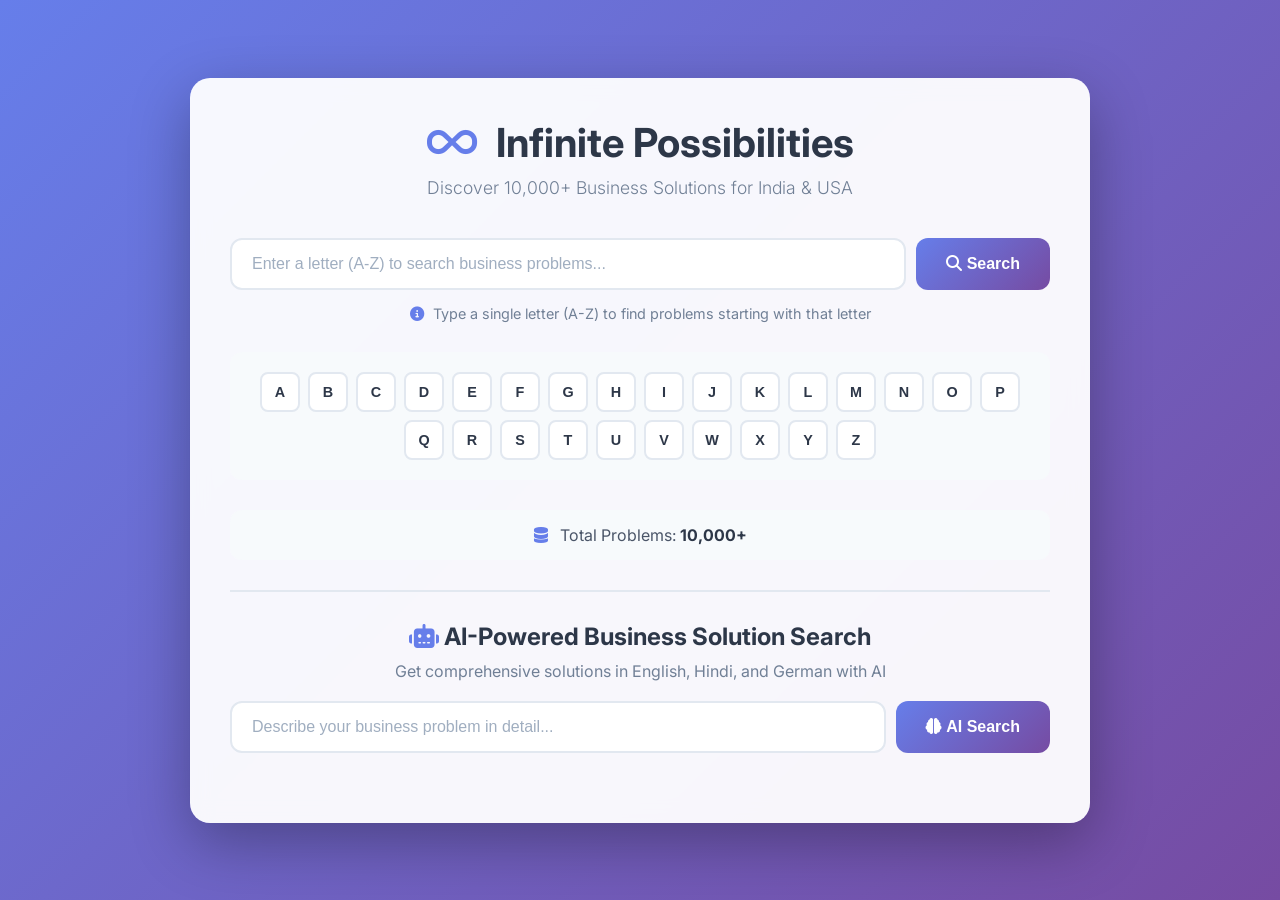
<file: index.html>
<!DOCTYPE html>
<html lang="en">
<head>
    <meta charset="UTF-8">
    <meta name="viewport" content="width=device-width, initial-scale=1.0">
    <title>AI-Powered Business Solutions</title>
    <link rel="stylesheet" href="styles.css">
    <link rel="stylesheet" href="https://cdnjs.cloudflare.com/ajax/libs/font-awesome/6.4.0/css/all.min.css">
    <link href="https://fonts.googleapis.com/css2?family=Inter:wght@300;400;600;700&display=swap" rel="stylesheet">
</head>
<body>
    <div class="container">
        <!-- Header -->
        <header>
            <h1>
                <i class="fas fa-infinity"></i> Infinite Possibilities
            </h1>
            <p>Discover 10,000+ Business Solutions for India & USA</p>
        </header>

        <!-- Letter Search Section -->
        <div class="search-section">
            <div class="search-container">
                <input 
                    type="text" 
                    id="searchInput" 
                    placeholder="Enter a letter (A-Z) to search business problems..."
                    maxlength="1"
                    class="search-input"
                >
                <button id="searchBtn" class="search-btn">
                    <i class="fas fa-search"></i> Search
                </button>
            </div>
            <p class="search-hint">
                <i class="fas fa-info-circle"></i>
                Type a single letter (A-Z) to find problems starting with that letter
            </p>
        </div>

        <!-- Alphabet Navigation -->
        <div class="alphabet-nav" id="alphabetNav">
            <!-- Alphabet buttons will be generated by JavaScript -->
        </div>

        <!-- Statistics -->
        <div class="stats">
            <p>
                <i class="fas fa-database"></i>
                Total Problems: <span id="totalProblems">10,000+</span>
            </p>
        </div>

        <!-- Results Page -->
        <div id="resultsPage" class="results-page">
            <div class="results-header">
                <button id="backBtn" class="back-btn">
                    <i class="fas fa-arrow-left"></i> Back
                </button>
                <div class="results-title">Results for letter: <span id="resultsLetter">A</span></div>
                <div class="results-count">Found <span id="resultsCount">0</span> problems</div>
            </div>
            <div id="resultsList" class="results-list">
                <!-- Results will be listed here -->
            </div>
        </div>

        <!-- AI Search Section -->
        <div class="ai-search-section" style="margin: 30px 0; padding-top: 30px; border-top: 2px solid #e2e8f0;">
            <h2 style="text-align: center; color: #2d3748; margin-bottom: 10px;">
                <i class="fas fa-robot" style="color: #667eea;"></i> 
                AI-Powered Business Solution Search
            </h2>
            <p style="text-align: center; color: #718096; margin-bottom: 20px;">
                Get comprehensive solutions in English, Hindi, and German with AI
            </p>
            <div class="search-container" style="display: flex; gap: 10px; max-width: 100%;">
                <input 
                    type="text" 
                    id="aiSearchInput" 
                    placeholder="Describe your business problem in detail..."
                    class="search-input"
                    style="flex: 1;"
                >
                <button id="aiSearchBtn" class="search-btn" style="white-space: nowrap;">
                    <i class="fas fa-brain"></i> AI Search
                </button>
            </div>
            <div id="aiResults" style="margin-top: 20px; display: none;">
                <!-- AI results will be displayed here -->
            </div>
        </div>
    </div>

    <!-- JavaScript Files -->
    <script src="problems-data.js"></script>
    <script src="script.js"></script>
</body>
</html>
</file>
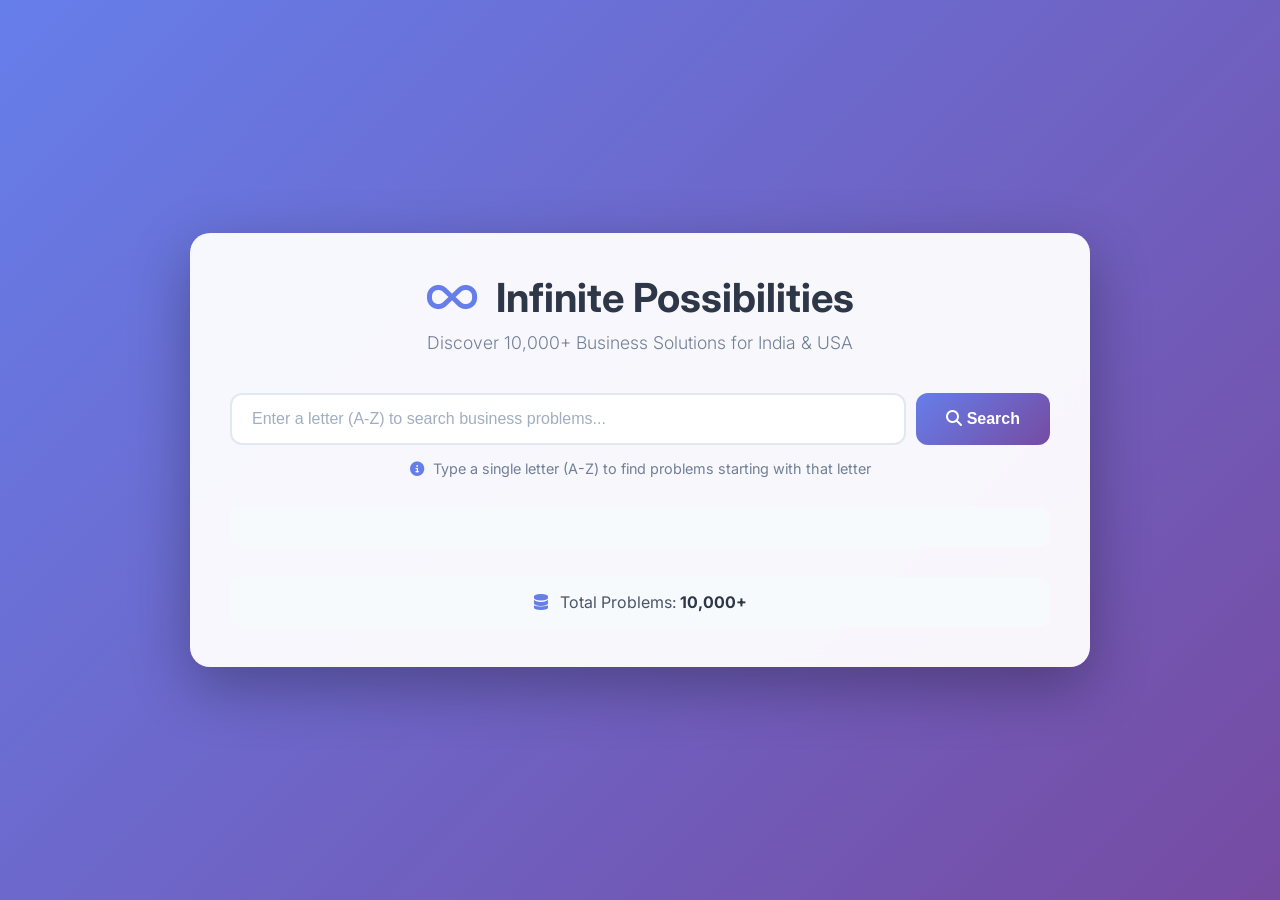
<file: ai_replacedindex.html>
<!DOCTYPE html>
<!-- 
============================================
index.html - Main Search Page
============================================
INVENTOR: Tim Berners-Lee (HTML), Brendan Eich (JavaScript)
FUNCTIONALITY: Main landing page with search bar for business problems
REPLACEMENT: Can be built with React, Vue.js, or Angular
MODIFICATION: Change layout, colors, or add more features
============================================
-->

<html lang="en">
<head>
    <!-- Meta tags for character encoding and responsive design -->
    <!-- INVENTOR: W3C (World Wide Web Consortium) -->
    <!-- FUNCTIONALITY: Sets character set to UTF-8 for international characters -->
    <!-- REPLACEMENT: Use different encoding like ISO-8859-1 -->
    <!-- MODIFICATION: Change to 'charset=ISO-8859-1' for Western languages -->
    <meta charset="UTF-8">
    
    <!-- Viewport for mobile responsiveness -->
    <!-- INVENTOR: Apple (for iOS Safari) -->
    <!-- FUNCTIONALITY: Makes site responsive on mobile devices -->
    <!-- REPLACEMENT: Use CSS @media queries -->
    <!-- MODIFICATION: Change initial-scale for different zoom levels -->
    <meta name="viewport" content="width=device-width, initial-scale=1.0">
    
    <!-- Page title - appears in browser tab -->
    <!-- INVENTOR: SEO best practices -->
    <!-- FUNCTIONALITY: Sets the title for SEO and user experience -->
    <!-- MODIFICATION: Change to your preferred title -->
    <title>Infinite Possibilities - Business Solutions</title>
    
    <!-- Link to external CSS stylesheet -->
    <!-- INVENTOR: W3C CSS Working Group -->
    <!-- FUNCTIONALITY: Applies styles to HTML elements -->
    <!-- REPLACEMENT: Use inline styles or CSS-in-JS -->
    <!-- MODIFICATION: Change to different stylesheet -->
    <link rel="stylesheet" href="styles.css">
    
    <!-- Font Awesome for icons -->
    <!-- INVENTOR: Font Awesome Team -->
    <!-- FUNCTIONALITY: Provides vector icons for better UI -->
    <!-- REPLACEMENT: Use Material Icons or Bootstrap Icons -->
    <!-- MODIFICATION: Change CDN version or use local files -->
    <link rel="stylesheet" href="https://cdnjs.cloudflare.com/ajax/libs/font-awesome/6.4.0/css/all.min.css">
    
    <!-- Google Fonts for better typography -->
    <!-- INVENTOR: Google -->
    <!-- FUNCTIONALITY: Loads custom fonts from Google -->
    <!-- REPLACEMENT: Use local fonts or other CDN fonts -->
    <!-- MODIFICATION: Change font family or weights -->
    <link href="https://fonts.googleapis.com/css2?family=Inter:wght@300;400;600;700&display=swap" rel="stylesheet">
</head>

<body>
    <!-- 
    ============================================
    Main Container - Wraps all content
    ============================================
    INVENTOR: CSS layout techniques
    FUNCTIONALITY: Centers content and sets max-width
    REPLACEMENT: Use CSS grid or flexbox
    MODIFICATION: Change max-width or padding
    -->
    <div class="container">
        <!-- 
        ============================================
        Header Section - Branding and Title
        ============================================
        INVENTOR: Web design best practices
        FUNCTIONALITY: Displays site logo and main heading
        REPLACEMENT: Use image logo instead of text
        MODIFICATION: Add logo image or animated text
        -->
        <header>
            <h1>
                <!-- Infinite Possibilities text with icon -->
                <!-- INVENTOR: Font Awesome for icons -->
                <!-- FUNCTIONALITY: Shows brand name with infinity icon -->
                <!-- MODIFICATION: Change icon or text style -->
                <i class="fas fa-infinity"></i> Infinite Possibilities
            </h1>
            <p>
                <!-- Subtitle describing the site's purpose -->
                <!-- INVENTOR: UX writing -->
                <!-- FUNCTIONALITY: Explains site purpose to users -->
                <!-- MODIFICATION: Change description text -->
                Discover 10,000+ Business Solutions for India & USA
            </p>
        </header>

        <!-- 
        ============================================
        Search Section - Main Search Bar
        ============================================
        INVENTOR: Search interface design
        FUNCTIONALITY: Allows users to search by first letter
        REPLACEMENT: Use voice search or dropdown
        MODIFICATION: Add autocomplete or suggestions
        -->
        <div class="search-section">
            <div class="search-container">
                <!-- Search Input Field -->
                <!-- INVENTOR: HTML Input elements -->
                <!-- FUNCTIONALITY: Accepts user input for search -->
                <!-- REPLACEMENT: Use contenteditable div -->
                <!-- MODIFICATION: Change placeholder text or add maxlength -->
                <input 
                    type="text" 
                    id="searchInput" 
                    placeholder="Enter a letter (A-Z) to search business problems..."
                    maxlength="1"
                    class="search-input"
                >
                
                <!-- Search Button -->
                <!-- INVENTOR: HTML Button -->
                <!-- FUNCTIONALITY: Triggers search when clicked -->
                <!-- REPLACEMENT: Use input event for real-time search -->
                <!-- MODIFICATION: Change button style or add keyboard shortcut -->
                <button id="searchBtn" class="search-btn">
                    <i class="fas fa-search"></i> Search
                </button>
            </div>
            
            <!-- Search Hint Text -->
            <!-- INVENTOR: UX design -->
            <!-- FUNCTIONALITY: Guides users on how to use the search -->
            <!-- MODIFICATION: Change hint text or add examples -->
            <p class="search-hint">
                <i class="fas fa-info-circle"></i>
                Type a single letter (A-Z) to find problems starting with that letter
            </p>
        </div>

        <!-- 
        ============================================
        Alphabet Navigation - Quick Letter Access
        ============================================
        INVENTOR: Quick navigation design
        FUNCTIONALITY: Provides clickable alphabet for easy browsing
        REPLACEMENT: Use dropdown or scroll bar
        MODIFICATION: Change color scheme or sizing
        -->
        <div class="alphabet-nav">
            <!-- Generate alphabet letters A-Z -->
            <!-- INVENTOR: JavaScript string manipulation -->
            <!-- FUNCTIONALITY: Creates clickable alphabet buttons -->
            <!-- REPLACEMENT: Use predefined HTML -->
            <!-- MODIFICATION: Change to include numbers or special chars -->
        </div>

        <!-- 
        ============================================
        Statistics Section - Shows Data Count
        ============================================
        INVENTOR: Data visualization
        FUNCTIONALITY: Displays total number of problems
        REPLACEMENT: Hide or show on demand
        MODIFICATION: Add more statistics
        -->
        <div class="stats">
            <p>
                <i class="fas fa-database"></i>
                Total Problems: <span id="totalProblems">10,000+</span>
            </p>
        </div>
    </div>
    <!-- Results Page Container -->
<div id="resultsPage" class="results-page">
    <div class="results-header">
        <button id="backBtn" class="back-btn"><i class="fas fa-arrow-left"></i> Back</button>
        <div class="results-title">Results for letter: <span id="resultsLetter">A</span></div>
        <div class="results-count">Found <span id="resultsCount">0</span> problems</div>
    </div>
    <div id="resultsList" class="results-list">
        <!-- Results will be listed here -->
    </div>
</div>

    <!-- 
    ============================================
    JavaScript Files
    ============================================
    INVENTOR: Brendan Eich (JavaScript)
    FUNCTIONALITY: Adds interactivity to the page
    REPLACEMENT: Use TypeScript or WebAssembly
    MODIFICATION: Add more functionality or change logic
    -->
    
    <!-- Load problems data first -->
    <!-- INVENTOR: JavaScript modules -->
    <!-- FUNCTIONALITY: Contains all 10,000+ business problems -->
    <!-- REPLACEMENT: Load from external API or database -->
    <!-- MODIFICATION: Add more problems or change structure -->
    <script src="problems-data.js"></script>
    
    <!-- Main application logic -->
    <!-- INVENTOR: JavaScript MVC pattern -->
    <!-- FUNCTIONALITY: Handles search, filtering, and navigation -->
    <!-- REPLACEMENT: Use React or Vue.js -->
    <!-- MODIFICATION: Change search algorithm or UI behavior -->
    <script src="script.js"></script>
</body>
</html>

<!-- 
============================================
OPTIMIZATION NOTES:
============================================
1. Preload critical resources for faster loading
2. Lazy load images and non-critical scripts
3. Use service workers for offline support
4. Implement caching headers for static assets
5. Minify CSS and JavaScript for production
6. Use CDN for external resources
7. Implement lazy loading for problem list
8. Add loading states for better UX
9. Use debouncing for search input
10. Implement pagination for better performance

HOW TO MODIFY THE SEARCH:
1. Change search algorithm in script.js
2. Add fuzzy matching or spell checking
3. Implement voice search
4. Add advanced filters (region, category, etc.)
5. Add sort options (alphabetical, popularity, etc.)
============================================
-->
</file>
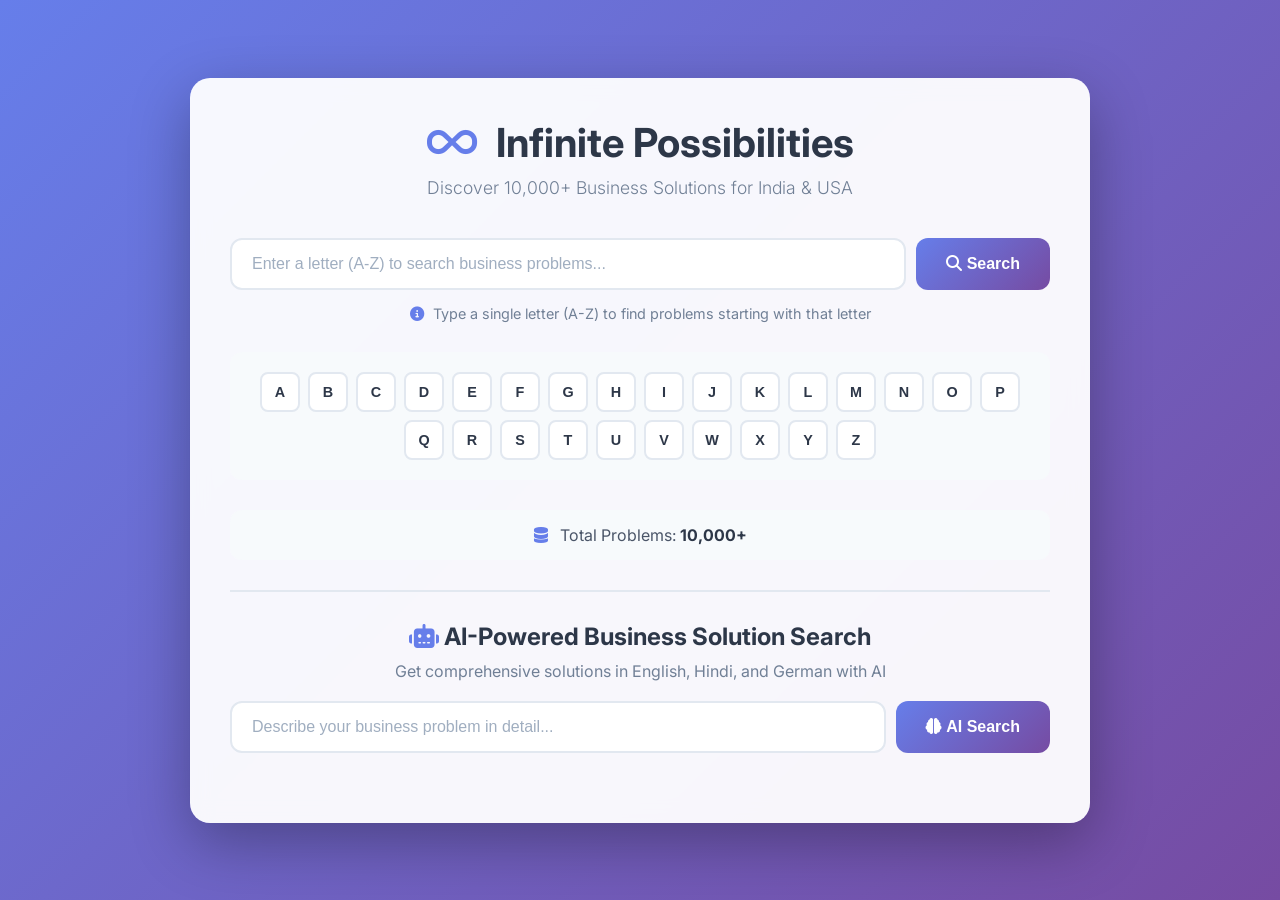
<file: index.html.html>
<!DOCTYPE html>
<html lang="en">
<head>
    <meta charset="UTF-8">
    <meta name="viewport" content="width=device-width, initial-scale=1.0">
    <title>AI-Powered Business Solutions</title>
    <link rel="stylesheet" href="styles.css">
    <link rel="stylesheet" href="https://cdnjs.cloudflare.com/ajax/libs/font-awesome/6.4.0/css/all.min.css">
    <link href="https://fonts.googleapis.com/css2?family=Inter:wght@300;400;600;700&display=swap" rel="stylesheet">
</head>
<body>
    <div class="container">
        <!-- Header -->
        <header>
            <h1>
                <i class="fas fa-infinity"></i> Infinite Possibilities
            </h1>
            <p>Discover 10,000+ Business Solutions for India & USA</p>
        </header>

        <!-- Letter Search Section -->
        <div class="search-section">
            <div class="search-container">
                <input 
                    type="text" 
                    id="searchInput" 
                    placeholder="Enter a letter (A-Z) to search business problems..."
                    maxlength="1"
                    class="search-input"
                >
                <button id="searchBtn" class="search-btn">
                    <i class="fas fa-search"></i> Search
                </button>
            </div>
            <p class="search-hint">
                <i class="fas fa-info-circle"></i>
                Type a single letter (A-Z) to find problems starting with that letter
            </p>
        </div>

        <!-- Alphabet Navigation -->
        <div class="alphabet-nav" id="alphabetNav">
            <!-- Alphabet buttons will be generated by JavaScript -->
        </div>

        <!-- Statistics -->
        <div class="stats">
            <p>
                <i class="fas fa-database"></i>
                Total Problems: <span id="totalProblems">10,000+</span>
            </p>
        </div>

        <!-- Results Page -->
        <div id="resultsPage" class="results-page">
            <div class="results-header">
                <button id="backBtn" class="back-btn">
                    <i class="fas fa-arrow-left"></i> Back
                </button>
                <div class="results-title">Results for letter: <span id="resultsLetter">A</span></div>
                <div class="results-count">Found <span id="resultsCount">0</span> problems</div>
            </div>
            <div id="resultsList" class="results-list">
                <!-- Results will be listed here -->
            </div>
        </div>

        <!-- AI Search Section -->
        <div class="ai-search-section" style="margin: 30px 0; padding-top: 30px; border-top: 2px solid #e2e8f0;">
            <h2 style="text-align: center; color: #2d3748; margin-bottom: 10px;">
                <i class="fas fa-robot" style="color: #667eea;"></i> 
                AI-Powered Business Solution Search
            </h2>
            <p style="text-align: center; color: #718096; margin-bottom: 20px;">
                Get comprehensive solutions in English, Hindi, and German with AI
            </p>
            <div class="search-container" style="display: flex; gap: 10px; max-width: 100%;">
                <input 
                    type="text" 
                    id="aiSearchInput" 
                    placeholder="Describe your business problem in detail..."
                    class="search-input"
                    style="flex: 1;"
                >
                <button id="aiSearchBtn" class="search-btn" style="white-space: nowrap;">
                    <i class="fas fa-brain"></i> AI Search
                </button>
            </div>
            <div id="aiResults" style="margin-top: 20px; display: none;">
                <!-- AI results will be displayed here -->
            </div>
        </div>
    </div>

    <!-- JavaScript Files -->
    <script src="problems-data.js"></script>
    <script src="script.js"></script>
</body>
</html>
</file>
<file: styles.css>
/* 
============================================
styles.css - Complete Stylesheet
============================================
INVENTOR: W3C CSS Working Group
FUNCTIONALITY: Styles all pages with consistent design
REPLACEMENT: Use SCSS, Less, or Tailwind CSS
MODIFICATION: Change colors, fonts, or layout
============================================
*/

/* -------- Reset and Base Styles -------- */
/* INVENTOR: Eric Meyer (CSS Reset) and Normalize.css */
/* FUNCTIONALITY: Resets browser default styles for consistency */
/* REPLACEMENT: Use Normalize.css or modern CSS reset */
/* MODIFICATION: Add or remove reset rules */

* {
    margin: 0;
    padding: 0;
    box-sizing: border-box;
    /* 
    box-sizing: border-box - INVENTOR: CSS3 Box Model
    FUNCTIONALITY: Includes padding and border in element's total width/height
    REPLACEMENT: Use content-box for different behavior
    MODIFICATION: Change to 'content-box' if needed
    */
}

/* -------- Body Styles -------- */
/* INVENTOR: Web design principles */
/* FUNCTIONALITY: Sets base styles for the entire page */
/* MODIFICATION: Change background, font, or color */

body {
    font-family: 'Inter', -apple-system, BlinkMacSystemFont, 'Segoe UI', Roboto, sans-serif;
    /* 
    font-family: INVENTOR - Google Fonts
    FUNCTIONALITY: Sets the primary font for the page
    REPLACEMENT: Use system fonts or custom web fonts
    MODIFICATION: Change to 'Open Sans' or 'Roboto' 
    */
    
    background: linear-gradient(135deg, #667eea 0%, #764ba2 100%);
    /* 
    background: INVENTOR - CSS3 Gradients
    FUNCTIONALITY: Creates a gradient background
    REPLACEMENT: Use solid color or background image
    MODIFICATION: Change colors or gradient direction
    */
    
    min-height: 100vh;
    display: flex;
    justify-content: center;
    align-items: center;
    padding: 20px;
    color: #333;
}

/* -------- Main Container -------- */
/* INVENTOR: CSS Flexbox */
/* FUNCTIONALITY: Centers content and adds styling */
/* REPLACEMENT: Use CSS Grid or absolute positioning */
/* MODIFICATION: Change max-width, padding, or background */

.container {
    background: rgba(255, 255, 255, 0.95);
    /* 
    background: INVENTOR - CSS3 opacity
    FUNCTIONALITY: Creates semi-transparent background
    REPLACEMENT: Use opaque background
    MODIFICATION: Change opacity or color
    */
    
    backdrop-filter: blur(10px);
    /* 
    backdrop-filter: INVENTOR - Apple
    FUNCTIONALITY: Applies blur effect behind element
    REPLACEMENT: Use SVG filters or remove
    MODIFICATION: Change blur amount or add other filters
    */
    
    border-radius: 20px;
    padding: 40px;
    max-width: 900px;
    width: 100%;
    box-shadow: 0 20px 60px rgba(0, 0, 0, 0.3);
    /* 
    box-shadow: INVENTOR - CSS3
    FUNCTIONALITY: Adds shadow for depth
    REPLACEMENT: Use border or outline
    MODIFICATION: Change shadow color, blur, or position
    */
    
    transition: all 0.3s ease;
    /* 
    transition: INVENTOR - CSS3
    FUNCTIONALITY: Smooth animations for state changes
    REPLACEMENT: Use JavaScript animations
    MODIFICATION: Change duration or easing
    */
}

/* -------- Header Styles -------- */
/* INVENTOR: Typography design */
/* FUNCTIONALITY: Styles the main heading and subtitle */

header {
    text-align: center;
    margin-bottom: 40px;
}

header h1 {
    font-size: 2.5rem;
    /* 
    font-size: INVENTOR - CSS
    FUNCTIONALITY: Sets text size
    REPLACEMENT: Use percentage or em units
    MODIFICATION: Change size for different screens
    */
    
    font-weight: 700;
    color: #2d3748;
    margin-bottom: 10px;
}

header h1 i {
    color: #667eea;
    margin-right: 10px;
}

header p {
    font-size: 1.1rem;
    color: #718096;
    font-weight: 300;
}

/* -------- Search Section -------- */
/* INVENTOR: UI/UX design */
/* FUNCTIONALITY: Styles the search input and button */

.search-section {
    margin: 30px 0;
}

.search-container {
    display: flex;
    gap: 10px;
    /* 
    gap: INVENTOR - CSS Flexbox
    FUNCTIONALITY: Adds space between flex items
    REPLACEMENT: Use margin or padding
    MODIFICATION: Change gap size
    */
}

.search-input {
    flex: 1;
    padding: 15px 20px;
    border: 2px solid #e2e8f0;
    border-radius: 12px;
    font-size: 1rem;
    transition: all 0.3s ease;
    outline: none;
    /* 
    outline: none - INVENTOR: UX design
    FUNCTIONALITY: Removes default focus outline
    REPLACEMENT: Use custom focus styles
    MODIFICATION: Add custom outline if needed
    */
}

.search-input:focus {
    border-color: #667eea;
    box-shadow: 0 0 0 3px rgba(102, 126, 234, 0.2);
}

.search-input::placeholder {
    color: #a0aec0;
}

.search-btn {
    padding: 15px 30px;
    background: linear-gradient(135deg, #667eea 0%, #764ba2 100%);
    color: white;
    border: none;
    border-radius: 12px;
    font-size: 1rem;
    font-weight: 600;
    cursor: pointer;
    transition: all 0.3s ease;
    /* 
    cursor: pointer - INVENTOR: User interface
    FUNCTIONALITY: Changes cursor to indicate clickability
    REPLACEMENT: Use custom cursor
    MODIFICATION: Change to 'default' if not clickable
    */
}

.search-btn:hover {
    transform: translateY(-2px);
    box-shadow: 0 5px 20px rgba(102, 126, 234, 0.4);
}

.search-btn:active {
    transform: translateY(0);
}

.search-hint {
    margin-top: 15px;
    color: #718096;
    font-size: 0.9rem;
    text-align: center;
}

.search-hint i {
    margin-right: 5px;
    color: #667eea;
}

/* -------- Alphabet Navigation -------- */
/* INVENTOR: Quick access navigation */
/* FUNCTIONALITY: Styles the alphabet buttons */

.alphabet-nav {
    display: flex;
    flex-wrap: wrap;
    gap: 8px;
    justify-content: center;
    margin: 30px 0;
    padding: 20px;
    background: #f7fafc;
    border-radius: 12px;
}

.alphabet-btn {
    width: 40px;
    height: 40px;
    border: 2px solid #e2e8f0;
    background: white;
    border-radius: 8px;
    font-weight: 600;
    font-size: 0.9rem;
    color: #2d3748;
    cursor: pointer;
    transition: all 0.3s ease;
}

.alphabet-btn:hover {
    background: #667eea;
    color: white;
    transform: scale(1.05);
    border-color: #667eea;
}

.alphabet-btn:active {
    transform: scale(0.95);
}

/* -------- Statistics Section -------- */
/* INVENTOR: Data display */
/* FUNCTIONALITY: Shows total problem count */

.stats {
    text-align: center;
    padding: 15px;
    background: #f7fafc;
    border-radius: 12px;
    margin-top: 20px;
}

.stats p {
    font-size: 1rem;
    color: #4a5568;
}

.stats i {
    color: #667eea;
    margin-right: 8px;
}

#totalProblems {
    font-weight: 700;
    color: #2d3748;
}

/* -------- Results Page Styles -------- */
/* INVENTOR: Search results design */
/* FUNCTIONALITY: Styles the results page */

.results-page {
    display: none;
    /* 
    display: none - INVENTOR: CSS
    FUNCTIONALITY: Hides the results page initially
    REPLACEMENT: Use visibility: hidden
    MODIFICATION: Change to 'block' to show
    */
}

.results-page.active {
    display: block;
}

.results-header {
    display: flex;
    justify-content: space-between;
    align-items: center;
    margin-bottom: 20px;
    padding-bottom: 20px;
    border-bottom: 2px solid #e2e8f0;
}

.back-btn {
    padding: 10px 20px;
    background: #edf2f7;
    border: none;
    border-radius: 8px;
    font-weight: 600;
    color: #2d3748;
    cursor: pointer;
    transition: all 0.3s ease;
}

.back-btn:hover {
    background: #e2e8f0;
    transform: translateX(-2px);
}

.results-title {
    font-size: 1.3rem;
    font-weight: 600;
    color: #2d3748;
}

.results-title span {
    color: #667eea;
}

.results-count {
    font-size: 0.9rem;
    color: #718096;
}

/* -------- Results List -------- */
/* INVENTOR: List design */
/* FUNCTIONALITY: Styles the list of problems */

.results-list {
    max-height: 500px;
    overflow-y: auto;
    /* 
    overflow-y: auto - INVENTOR: CSS
    FUNCTIONALITY: Adds scrollbar when content overflows
    REPLACEMENT: Use JavaScript scroll
    MODIFICATION: Change max-height or overflow behavior
    */
}

.results-list::-webkit-scrollbar {
    width: 8px;
}

.results-list::-webkit-scrollbar-track {
    background: #f7fafc;
    border-radius: 4px;
}

.results-list::-webkit-scrollbar-thumb {
    background: #cbd5e0;
    border-radius: 4px;
}

.results-list::-webkit-scrollbar-thumb:hover {
    background: #a0aec0;
}

.result-item {
    padding: 15px 20px;
    margin-bottom: 10px;
    background: #f7fafc;
    border-radius: 10px;
    cursor: pointer;
    transition: all 0.3s ease;
    border-left: 4px solid transparent;
}

.result-item:hover {
    background: #edf2f7;
    transform: translateX(5px);
    border-left-color: #667eea;
}

.result-item:active {
    transform: scale(0.98);
}

.result-item .problem-text {
    font-size: 1rem;
    color: #2d3748;
}

.result-item .problem-id {
    font-size: 0.8rem;
    color: #a0aec0;
    margin-left: 10px;
}

/* -------- No Results State -------- */
/* INVENTOR: Empty state design */
/* FUNCTIONALITY: Shows when no problems found */

.no-results {
    text-align: center;
    padding: 40px 20px;
    color: #718096;
}

.no-results i {
    font-size: 3rem;
    color: #cbd5e0;
    margin-bottom: 15px;
}

/* -------- Responsive Design -------- */
/* INVENTOR: Responsive web design */
/* FUNCTIONALITY: Adapts layout for different screen sizes */
/* REPLACEMENT: Use different breakpoints */
/* MODIFICATION: Change breakpoint values */

@media (max-width: 768px) {
    .container {
        padding: 20px;
    }
    
    header h1 {
        font-size: 1.8rem;
    }
    
    .search-container {
        flex-direction: column;
        /* 
        flex-direction: column - INVENTOR: CSS Flexbox
        FUNCTIONALITY: Stacks elements vertically on mobile
        REPLACEMENT: Use grid or block layout
        MODIFICATION: Change to 'row' for horizontal
        */
    }
    
    .search-btn {
        width: 100%;
    }
    
    .alphabet-btn {
        width: 35px;
        height: 35px;
        font-size: 0.8rem;
    }
    
    .results-header {
        flex-direction: column;
        gap: 10px;
        align-items: stretch;
        text-align: center;
    }
}

@media (max-width: 480px) {
    header h1 {
        font-size: 1.4rem;
    }
    
    .container {
        padding: 15px;
    }
    
    .alphabet-btn {
        width: 30px;
        height: 30px;
        font-size: 0.7rem;
    }
}

/* 
============================================
OPTIMIZATION NOTES:
============================================
1. Use CSS variables for easier theming
2. Implement dark mode support
3. Use CSS Grid for complex layouts
4. Optimize animations for performance
5. Use will-change for smooth animations
6. Implement print styles
7. Use rem/em for better accessibility
8. Add focus states for keyboard navigation
9. Use flex/grid for better responsiveness
10. Implement CSS custom properties for theming

HOW TO MODIFY:
1. Change colors in the gradient variables
2. Adjust spacing in the container padding
3. Modify font sizes for different screens
4. Change border-radius for different shape
5. Adjust shadow for different depth
6. Modify animation durations
7. Change breakpoints for different devices
8. Add new color schemes
============================================
*/
</file>
